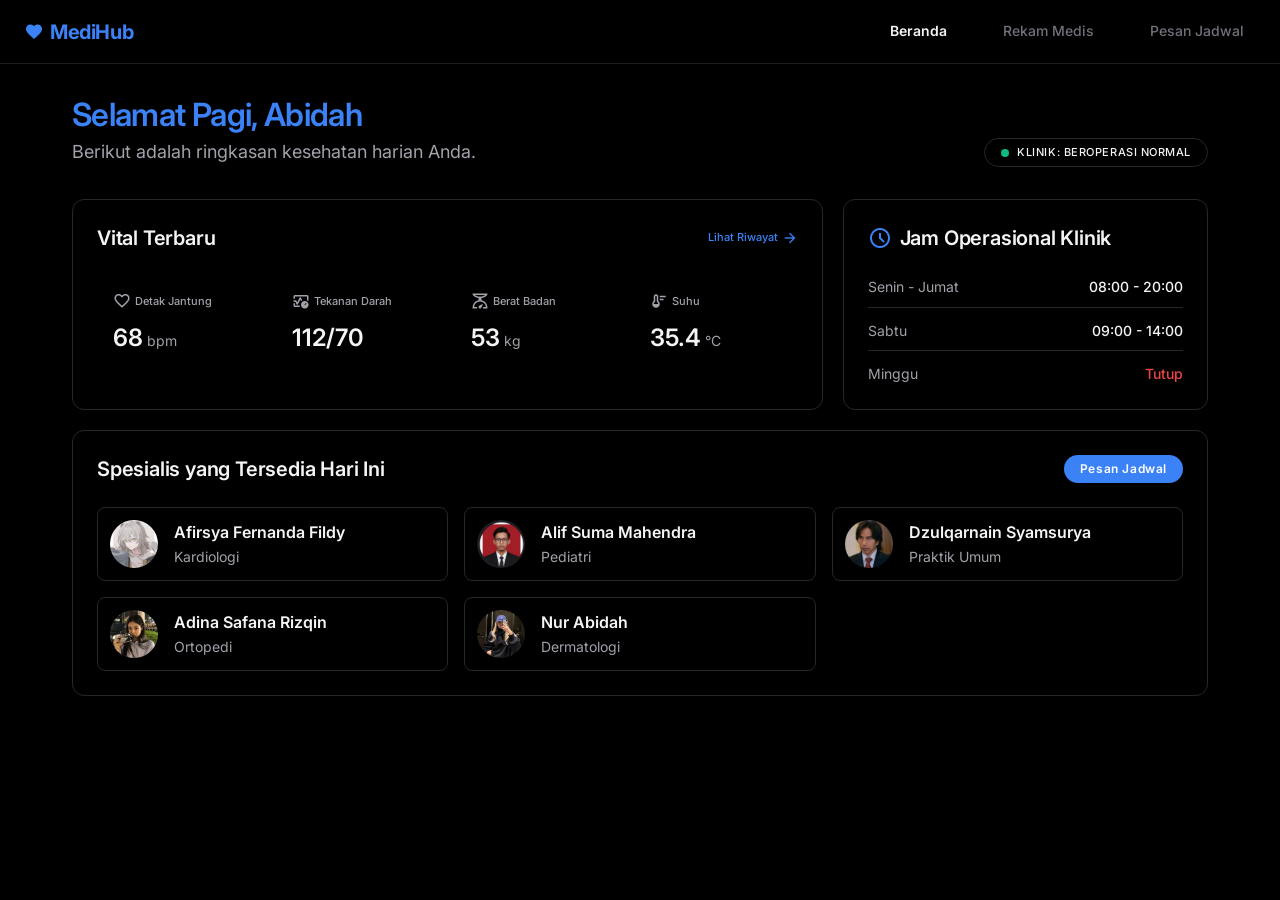
<file: dashboard-Abidah.html>
<!DOCTYPE html>
<html lang="en">
<head>
    <meta charset="utf-8"/>
    <meta name="viewport" content="width=device-width, initial-scale=1.0"/>
    <title>MediHub - Dashboard Abidah</title>
    <link href="https://fonts.googleapis.com" rel="preconnect"/>
    <link crossorigin="" href="https://fonts.gstatic.com" rel="preconnect"/>
    <link href="https://fonts.googleapis.com/css2?family=Inter:wght@400;500;600;700&display=swap" rel="stylesheet"/>
    <link href="https://fonts.googleapis.com/css2?family=Material+Symbols+Outlined:wght,FILL@100..700,0..1&display=swap" rel="stylesheet"/>
    <link rel="stylesheet" href="style.css"/>
</head>
<body>

<!-- ===== Desktop Navbar ===== -->
<nav class="top-nav">
    <a class="top-nav__brand" href="index.html"><span class="material-symbols-outlined" style="font-size:20px;font-variation-settings:'FILL' 1;">favorite</span>MediHub</a>
    <div class="top-nav__links">
        <a class="top-nav__link top-nav__link--active" href="index.html">Beranda</a>
        <a class="top-nav__link" href="records.html">Rekam Medis</a>
        <a class="top-nav__link" href="booking.html">Pesan Jadwal</a>
    </div>
</nav>

<!-- ===== Main Content ===== -->
<main class="container">

    <!-- Hero Section -->
    <header class="hero-header">
        <div>
            <h1 class="t-h1">Selamat Pagi, Abidah</h1>
            <p class="t-body-lg color-secondary">Berikut adalah ringkasan kesehatan harian Anda.</p>
        </div>
        <div class="status-badge">
            <div class="dot dot--green"></div>
            <span class="t-label-sm color-on-surface" style="text-transform:uppercase; letter-spacing:0.05em;">Klinik: Beroperasi Normal</span>
        </div>
    </header>

    <!-- Bento Grid -->
    <div class="bento">

        <!-- Health Stats (8 cols) -->
        <div class="card bento--col-8">
            <div class="card__header">
                <h2 class="t-h3 color-on-surface">Vital Terbaru</h2>
                <a href="records.html" class="btn-link">
                    Lihat Riwayat <span class="material-symbols-outlined">arrow_forward</span>
                </a>
            </div>
            <div class="vitals-grid">
                <div class="vital-tile">
                    <div class="vital-tile__label">
                        <span class="material-symbols-outlined">favorite</span>
                        <span class="t-label-sm">Detak Jantung</span>
                    </div>
                    <div class="vital-tile__value">
                        <span class="vital-tile__num">68</span>
                        <span class="vital-tile__unit">bpm</span>
                    </div>
                </div>
                <div class="vital-tile">
                    <div class="vital-tile__label">
                        <span class="material-symbols-outlined">blood_pressure</span>
                        <span class="t-label-sm">Tekanan Darah</span>
                    </div>
                    <div class="vital-tile__value">
                        <span class="vital-tile__num">112/70</span>
                    </div>
                </div>
                <div class="vital-tile">
                    <div class="vital-tile__label">
                        <span class="material-symbols-outlined">scale</span>
                        <span class="t-label-sm">Berat Badan</span>
                    </div>
                    <div class="vital-tile__value">
                        <span class="vital-tile__num">53</span>
                        <span class="vital-tile__unit">kg</span>
                    </div>
                </div>
                <div class="vital-tile">
                    <div class="vital-tile__label">
                        <span class="material-symbols-outlined">thermostat</span>
                        <span class="t-label-sm">Suhu</span>
                    </div>
                    <div class="vital-tile__value">
                        <span class="vital-tile__num">35.4</span>
                        <span class="vital-tile__unit">°C</span>
                    </div>
                </div>
            </div>
        </div>

        <!-- Operational Hours (4 cols) -->
        <div class="card bento--col-4">
            <div style="display:flex; align-items:center; gap:8px; margin-bottom:24px;">
                <span class="material-symbols-outlined color-primary">schedule</span>
                <h2 class="t-h3 color-on-surface" style="margin:0;">Jam Operasional Klinik</h2>
            </div>
            <ul class="hours-list">
                <li>
                    <span class="hours-list__day">Senin - Jumat</span>
                    <span class="hours-list__time">08:00 - 20:00</span>
                </li>
                <li>
                    <span class="hours-list__day">Sabtu</span>
                    <span class="hours-list__time">09:00 - 14:00</span>
                </li>
                <li>
                    <span class="hours-list__day">Minggu</span>
                    <span class="hours-list__closed">Tutup</span>
                </li>
            </ul>
        </div>

        <!-- On-Duty Doctors (12 cols) -->
        <div class="card bento--col-12">
            <div class="card__header">
                <h2 class="t-h3 color-on-surface">Spesialis yang Tersedia Hari Ini</h2>
                <a href="booking.html" class="btn btn--primary">Pesan Jadwal</a>
            </div>
            <div class="doctors-grid">
                <div class="doctor-card">
                    <div class="doctor-card__avatar">
                        <img alt="Dr. Afirsya" src="afirsya.png"/>
                    </div>
                    <div class="flex-col">
                        <span class="doctor-card__name">Afirsya Fernanda Fildy</span>
                        <span class="doctor-card__spec">Kardiologi</span>
                    </div>
                </div>
                <div class="doctor-card">
                    <div class="doctor-card__avatar">
                        <img alt="Dr. Alif" src="alif.jpeg"/>
                    </div>
                    <div class="flex-col">
                        <span class="doctor-card__name">Alif Suma Mahendra</span>
                        <span class="doctor-card__spec">Pediatri</span>
                    </div>
                </div>
                <div class="doctor-card">
                    <div class="doctor-card__avatar">
                        <img alt="Dr. Dzul" src="dzul.png"/>
                    </div>
                    <div class="flex-col">
                        <span class="doctor-card__name">Dzulqarnain Syamsurya</span>
                        <span class="doctor-card__spec">Praktik Umum</span>
                    </div>
                </div>
                <div class="doctor-card">
                    <div class="doctor-card__avatar">
                        <img alt="Dr. Adina" src="adina.jpeg"/>
                    </div>
                    <div class="flex-col">
                        <span class="doctor-card__name">Adina Safana Rizqin</span>
                        <span class="doctor-card__spec">Ortopedi</span>
                    </div>
                </div>
                <div class="doctor-card">
                    <div class="doctor-card__avatar">
                        <img alt="Dr. Abidah" src="abidah.jpeg"/>
                    </div>
                    <div class="flex-col">
                        <span class="doctor-card__name">Nur Abidah</span>
                        <span class="doctor-card__spec">Dermatologi</span>
                    </div>
                </div>
            </div>
        </div>

    </div>
</main>

<!-- ===== Mobile Bottom Nav ===== -->
<nav class="bottom-nav">
    <a class="bottom-nav__link bottom-nav__link--active" href="index.html">
        <span class="material-symbols-outlined" style="font-variation-settings:'FILL' 1;">home</span>
        <span class="bottom-nav__label">Beranda</span>
    </a>
    <a class="bottom-nav__link" href="records.html">
        <span class="material-symbols-outlined">folder_shared</span>
        <span class="bottom-nav__label">Rekam Medis</span>
    </a>
    <a class="bottom-nav__link" href="booking.html">
        <span class="material-symbols-outlined">event</span>
        <span class="bottom-nav__label">Pesan Jadwal</span>
    </a>
</nav>
</body>
</html>
</file>
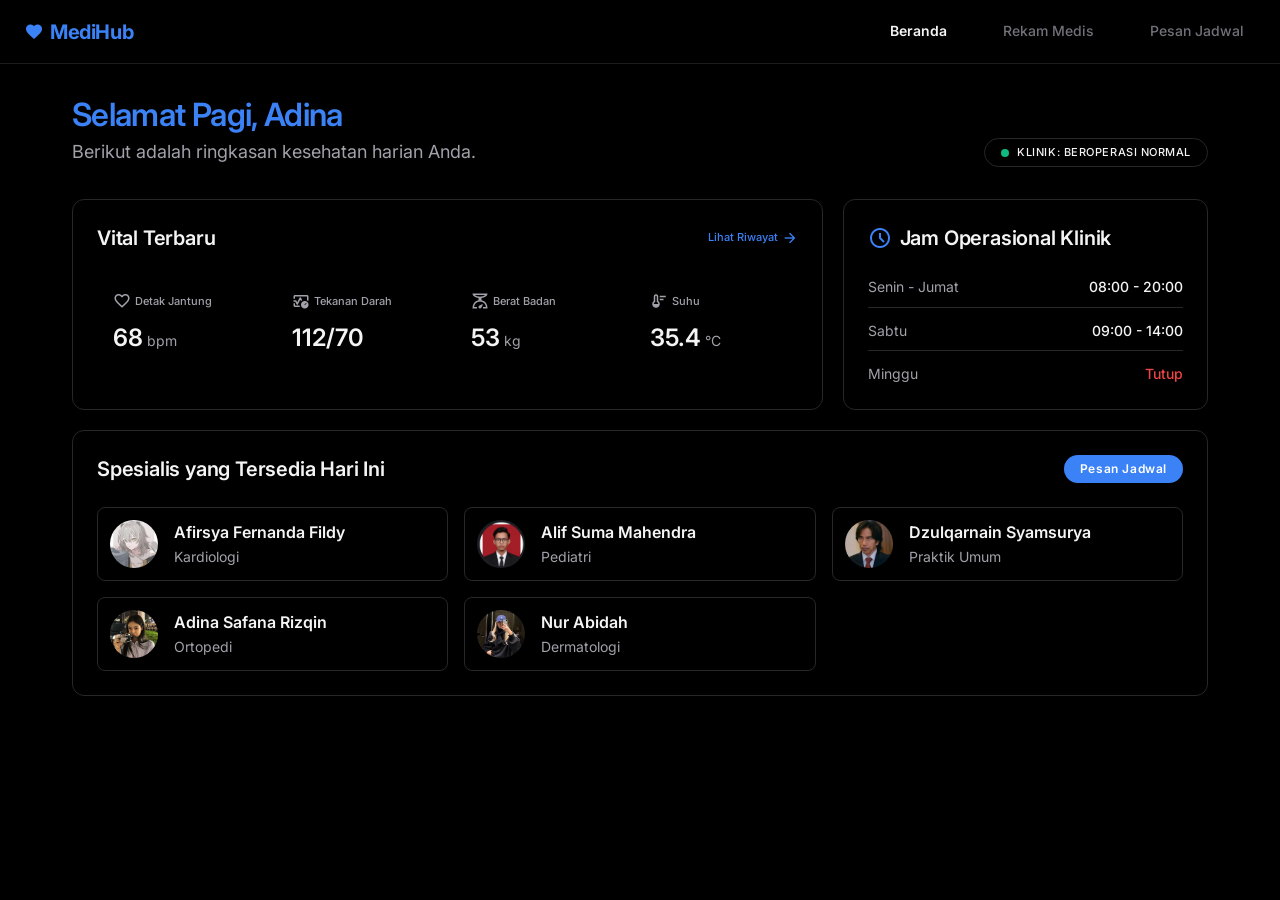
<file: dashboard-Adina.html>
<!DOCTYPE html>
<html lang="en">
<head>
    <meta charset="utf-8"/>
    <meta name="viewport" content="width=device-width, initial-scale=1.0"/>
    <title>MediHub - Dashboard Adina</title>
    <link href="https://fonts.googleapis.com" rel="preconnect"/>
    <link crossorigin="" href="https://fonts.gstatic.com" rel="preconnect"/>
    <link href="https://fonts.googleapis.com/css2?family=Inter:wght@400;500;600;700&display=swap" rel="stylesheet"/>
    <link href="https://fonts.googleapis.com/css2?family=Material+Symbols+Outlined:wght,FILL@100..700,0..1&display=swap" rel="stylesheet"/>
    <link rel="stylesheet" href="style.css"/>
</head>
<body>

<!-- ===== Desktop Navbar ===== -->
<nav class="top-nav">
    <a class="top-nav__brand" href="index.html"><span class="material-symbols-outlined" style="font-size:20px;font-variation-settings:'FILL' 1;">favorite</span>MediHub</a>
    <div class="top-nav__links">
        <a class="top-nav__link top-nav__link--active" href="index.html">Beranda</a>
        <a class="top-nav__link" href="records.html">Rekam Medis</a>
        <a class="top-nav__link" href="booking.html">Pesan Jadwal</a>
    </div>
</nav>

<!-- ===== Main Content ===== -->
<main class="container">

    <!-- Hero Section -->
    <header class="hero-header">
        <div>
            <h1 class="t-h1">Selamat Pagi, Adina</h1>
            <p class="t-body-lg color-secondary">Berikut adalah ringkasan kesehatan harian Anda.</p>
        </div>
        <div class="status-badge">
            <div class="dot dot--green"></div>
            <span class="t-label-sm color-on-surface" style="text-transform:uppercase; letter-spacing:0.05em;">Klinik: Beroperasi Normal</span>
        </div>
    </header>

    <!-- Bento Grid -->
    <div class="bento">

        <!-- Health Stats (8 cols) -->
        <div class="card bento--col-8">
            <div class="card__header">
                <h2 class="t-h3 color-on-surface">Vital Terbaru</h2>
                <a href="records.html" class="btn-link">
                    Lihat Riwayat <span class="material-symbols-outlined">arrow_forward</span>
                </a>
            </div>
            <div class="vitals-grid">
                <div class="vital-tile">
                    <div class="vital-tile__label">
                        <span class="material-symbols-outlined">favorite</span>
                        <span class="t-label-sm">Detak Jantung</span>
                    </div>
                    <div class="vital-tile__value">
                        <span class="vital-tile__num">68</span>
                        <span class="vital-tile__unit">bpm</span>
                    </div>
                </div>
                <div class="vital-tile">
                    <div class="vital-tile__label">
                        <span class="material-symbols-outlined">blood_pressure</span>
                        <span class="t-label-sm">Tekanan Darah</span>
                    </div>
                    <div class="vital-tile__value">
                        <span class="vital-tile__num">112/70</span>
                    </div>
                </div>
                <div class="vital-tile">
                    <div class="vital-tile__label">
                        <span class="material-symbols-outlined">scale</span>
                        <span class="t-label-sm">Berat Badan</span>
                    </div>
                    <div class="vital-tile__value">
                        <span class="vital-tile__num">53</span>
                        <span class="vital-tile__unit">kg</span>
                    </div>
                </div>
                <div class="vital-tile">
                    <div class="vital-tile__label">
                        <span class="material-symbols-outlined">thermostat</span>
                        <span class="t-label-sm">Suhu</span>
                    </div>
                    <div class="vital-tile__value">
                        <span class="vital-tile__num">35.4</span>
                        <span class="vital-tile__unit">°C</span>
                    </div>
                </div>
            </div>
        </div>

        <!-- Operational Hours (4 cols) -->
        <div class="card bento--col-4">
            <div style="display:flex; align-items:center; gap:8px; margin-bottom:24px;">
                <span class="material-symbols-outlined color-primary">schedule</span>
                <h2 class="t-h3 color-on-surface" style="margin:0;">Jam Operasional Klinik</h2>
            </div>
            <ul class="hours-list">
                <li>
                    <span class="hours-list__day">Senin - Jumat</span>
                    <span class="hours-list__time">08:00 - 20:00</span>
                </li>
                <li>
                    <span class="hours-list__day">Sabtu</span>
                    <span class="hours-list__time">09:00 - 14:00</span>
                </li>
                <li>
                    <span class="hours-list__day">Minggu</span>
                    <span class="hours-list__closed">Tutup</span>
                </li>
            </ul>
        </div>

        <!-- On-Duty Doctors (12 cols) -->
        <div class="card bento--col-12">
            <div class="card__header">
                <h2 class="t-h3 color-on-surface">Spesialis yang Tersedia Hari Ini</h2>
                <a href="booking.html" class="btn btn--primary">Pesan Jadwal</a>
            </div>
            <div class="doctors-grid">
                <div class="doctor-card">
                    <div class="doctor-card__avatar">
                        <img alt="Dr. Afirsya" src="afirsya.png"/>
                    </div>
                    <div class="flex-col">
                        <span class="doctor-card__name">Afirsya Fernanda Fildy</span>
                        <span class="doctor-card__spec">Kardiologi</span>
                    </div>
                </div>
                <div class="doctor-card">
                    <div class="doctor-card__avatar">
                        <img alt="Dr. Alif" src="alif.jpeg"/>
                    </div>
                    <div class="flex-col">
                        <span class="doctor-card__name">Alif Suma Mahendra</span>
                        <span class="doctor-card__spec">Pediatri</span>
                    </div>
                </div>
                <div class="doctor-card">
                    <div class="doctor-card__avatar">
                        <img alt="Dr. Dzul" src="dzul.png"/>
                    </div>
                    <div class="flex-col">
                        <span class="doctor-card__name">Dzulqarnain Syamsurya</span>
                        <span class="doctor-card__spec">Praktik Umum</span>
                    </div>
                </div>
                <div class="doctor-card">
                    <div class="doctor-card__avatar">
                        <img alt="Dr. Adina" src="adina.jpeg"/>
                    </div>
                    <div class="flex-col">
                        <span class="doctor-card__name">Adina Safana Rizqin</span>
                        <span class="doctor-card__spec">Ortopedi</span>
                    </div>
                </div>
                <div class="doctor-card">
                    <div class="doctor-card__avatar">
                        <img alt="Dr. Abidah" src="abidah.jpeg"/>
                    </div>
                    <div class="flex-col">
                        <span class="doctor-card__name">Nur Abidah</span>
                        <span class="doctor-card__spec">Dermatologi</span>
                    </div>
                </div>
            </div>
        </div>

    </div>
</main>

<!-- ===== Mobile Bottom Nav ===== -->
<nav class="bottom-nav">
    <a class="bottom-nav__link bottom-nav__link--active" href="index.html">
        <span class="material-symbols-outlined" style="font-variation-settings:'FILL' 1;">home</span>
        <span class="bottom-nav__label">Beranda</span>
    </a>
    <a class="bottom-nav__link" href="records.html">
        <span class="material-symbols-outlined">folder_shared</span>
        <span class="bottom-nav__label">Rekam Medis</span>
    </a>
    <a class="bottom-nav__link" href="booking.html">
        <span class="material-symbols-outlined">event</span>
        <span class="bottom-nav__label">Pesan Jadwal</span>
    </a>
</nav>
</body>
</html>
</file>
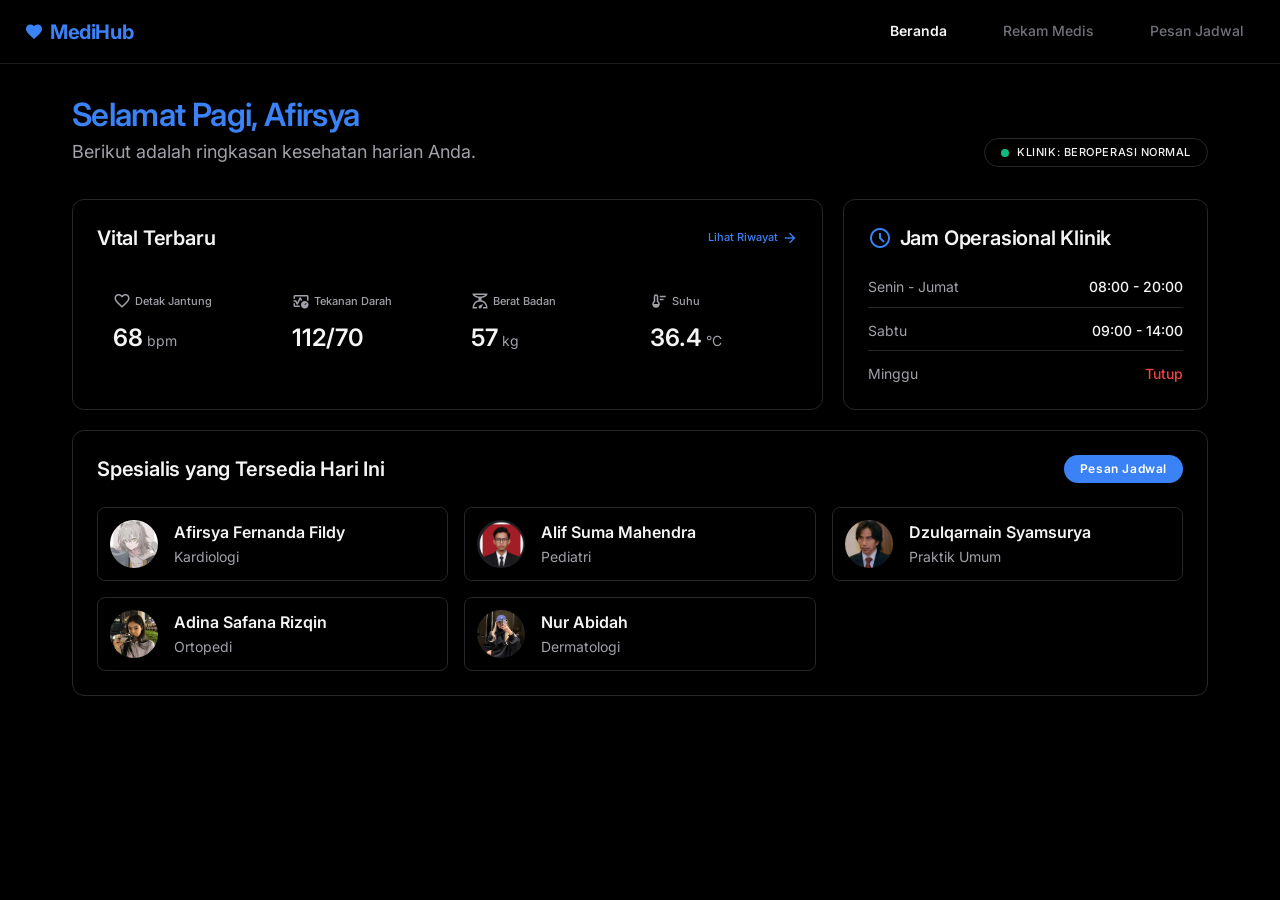
<file: dashboard-Afirsya.html>
<!DOCTYPE html>
<html lang="en">
<head>
    <meta charset="utf-8"/>
    <meta name="viewport" content="width=device-width, initial-scale=1.0"/>
    <title>MediHub - Dashboard Afirsya</title>
    <link href="https://fonts.googleapis.com" rel="preconnect"/>
    <link crossorigin="" href="https://fonts.gstatic.com" rel="preconnect"/>
    <link href="https://fonts.googleapis.com/css2?family=Inter:wght@400;500;600;700&display=swap" rel="stylesheet"/>
    <link href="https://fonts.googleapis.com/css2?family=Material+Symbols+Outlined:wght,FILL@100..700,0..1&display=swap" rel="stylesheet"/>
    <link rel="stylesheet" href="style.css"/>
</head>
<body>

<!-- ===== Desktop Navbar ===== -->
<nav class="top-nav">
    <a class="top-nav__brand" href="index.html"><span class="material-symbols-outlined" style="font-size:20px;font-variation-settings:'FILL' 1;">favorite</span>MediHub</a>
    <div class="top-nav__links">
        <a class="top-nav__link top-nav__link--active" href="index.html">Beranda</a>
        <a class="top-nav__link" href="records.html">Rekam Medis</a>
        <a class="top-nav__link" href="booking.html">Pesan Jadwal</a>
    </div>
</nav>

<!-- ===== Main Content ===== -->
<main class="container">

    <!-- Hero Section -->
    <header class="hero-header">
        <div>
            <h1 class="t-h1">Selamat Pagi, Afirsya</h1>
            <p class="t-body-lg color-secondary">Berikut adalah ringkasan kesehatan harian Anda.</p>
        </div>
        <div class="status-badge">
            <div class="dot dot--green"></div>
            <span class="t-label-sm color-on-surface" style="text-transform:uppercase; letter-spacing:0.05em;">Klinik: Beroperasi Normal</span>
        </div>
    </header>

    <!-- Bento Grid -->
    <div class="bento">

        <!-- Health Stats (8 cols) -->
        <div class="card bento--col-8">
            <div class="card__header">
                <h2 class="t-h3 color-on-surface">Vital Terbaru</h2>
                <a href="records.html" class="btn-link">
                    Lihat Riwayat <span class="material-symbols-outlined">arrow_forward</span>
                </a>
            </div>
            <div class="vitals-grid">
                <div class="vital-tile">
                    <div class="vital-tile__label">
                        <span class="material-symbols-outlined">favorite</span>
                        <span class="t-label-sm">Detak Jantung</span>
                    </div>
                    <div class="vital-tile__value">
                        <span class="vital-tile__num">68</span>
                        <span class="vital-tile__unit">bpm</span>
                    </div>
                </div>
                <div class="vital-tile">
                    <div class="vital-tile__label">
                        <span class="material-symbols-outlined">blood_pressure</span>
                        <span class="t-label-sm">Tekanan Darah</span>
                    </div>
                    <div class="vital-tile__value">
                        <span class="vital-tile__num">112/70</span>
                    </div>
                </div>
                <div class="vital-tile">
                    <div class="vital-tile__label">
                        <span class="material-symbols-outlined">scale</span>
                        <span class="t-label-sm">Berat Badan</span>
                    </div>
                    <div class="vital-tile__value">
                        <span class="vital-tile__num">57</span>
                        <span class="vital-tile__unit">kg</span>
                    </div>
                </div>
                <div class="vital-tile">
                    <div class="vital-tile__label">
                        <span class="material-symbols-outlined">thermostat</span>
                        <span class="t-label-sm">Suhu</span>
                    </div>
                    <div class="vital-tile__value">
                        <span class="vital-tile__num">36.4</span>
                        <span class="vital-tile__unit">°C</span>
                    </div>
                </div>
            </div>
        </div>

        <!-- Operational Hours (4 cols) -->
        <div class="card bento--col-4">
            <div style="display:flex; align-items:center; gap:8px; margin-bottom:24px;">
                <span class="material-symbols-outlined color-primary">schedule</span>
                <h2 class="t-h3 color-on-surface" style="margin:0;">Jam Operasional Klinik</h2>
            </div>
            <ul class="hours-list">
                <li>
                    <span class="hours-list__day">Senin - Jumat</span>
                    <span class="hours-list__time">08:00 - 20:00</span>
                </li>
                <li>
                    <span class="hours-list__day">Sabtu</span>
                    <span class="hours-list__time">09:00 - 14:00</span>
                </li>
                <li>
                    <span class="hours-list__day">Minggu</span>
                    <span class="hours-list__closed">Tutup</span>
                </li>
            </ul>
        </div>

        <!-- On-Duty Doctors (12 cols) -->
        <div class="card bento--col-12">
            <div class="card__header">
                <h2 class="t-h3 color-on-surface">Spesialis yang Tersedia Hari Ini</h2>
                <a href="booking.html" class="btn btn--primary">Pesan Jadwal</a>
            </div>
            <div class="doctors-grid">
                <div class="doctor-card">
                    <div class="doctor-card__avatar">
                        <img alt="Dr. Afirsya" src="afirsya.png"/>
                    </div>
                    <div class="flex-col">
                        <span class="doctor-card__name">Afirsya Fernanda Fildy</span>
                        <span class="doctor-card__spec">Kardiologi</span>
                    </div>
                </div>
                <div class="doctor-card">
                    <div class="doctor-card__avatar">
                        <img alt="Dr. Alif" src="alif.jpeg"/>
                    </div>
                    <div class="flex-col">
                        <span class="doctor-card__name">Alif Suma Mahendra</span>
                        <span class="doctor-card__spec">Pediatri</span>
                    </div>
                </div>
                <div class="doctor-card">
                    <div class="doctor-card__avatar">
                        <img alt="Dr. Dzul" src="dzul.png"/>
                    </div>
                    <div class="flex-col">
                        <span class="doctor-card__name">Dzulqarnain Syamsurya</span>
                        <span class="doctor-card__spec">Praktik Umum</span>
                    </div>
                </div>
                <div class="doctor-card">
                    <div class="doctor-card__avatar">
                        <img alt="Dr. Adina" src="adina.jpeg"/>
                    </div>
                    <div class="flex-col">
                        <span class="doctor-card__name">Adina Safana Rizqin</span>
                        <span class="doctor-card__spec">Ortopedi</span>
                    </div>
                </div>
                <div class="doctor-card">
                    <div class="doctor-card__avatar">
                        <img alt="Dr. Abidah" src="abidah.jpeg"/>
                    </div>
                    <div class="flex-col">
                        <span class="doctor-card__name">Nur Abidah</span>
                        <span class="doctor-card__spec">Dermatologi</span>
                    </div>
                </div>
            </div>
        </div>

    </div>
</main>

<!-- ===== Mobile Bottom Nav ===== -->
<nav class="bottom-nav">
    <a class="bottom-nav__link bottom-nav__link--active" href="index.html">
        <span class="material-symbols-outlined" style="font-variation-settings:'FILL' 1;">home</span>
        <span class="bottom-nav__label">Beranda</span>
    </a>
    <a class="bottom-nav__link" href="records.html">
        <span class="material-symbols-outlined">folder_shared</span>
        <span class="bottom-nav__label">Rekam Medis</span>
    </a>
    <a class="bottom-nav__link" href="booking.html">
        <span class="material-symbols-outlined">event</span>
        <span class="bottom-nav__label">Pesan Jadwal</span>
    </a>
</nav>
</body>
</html>
</file>
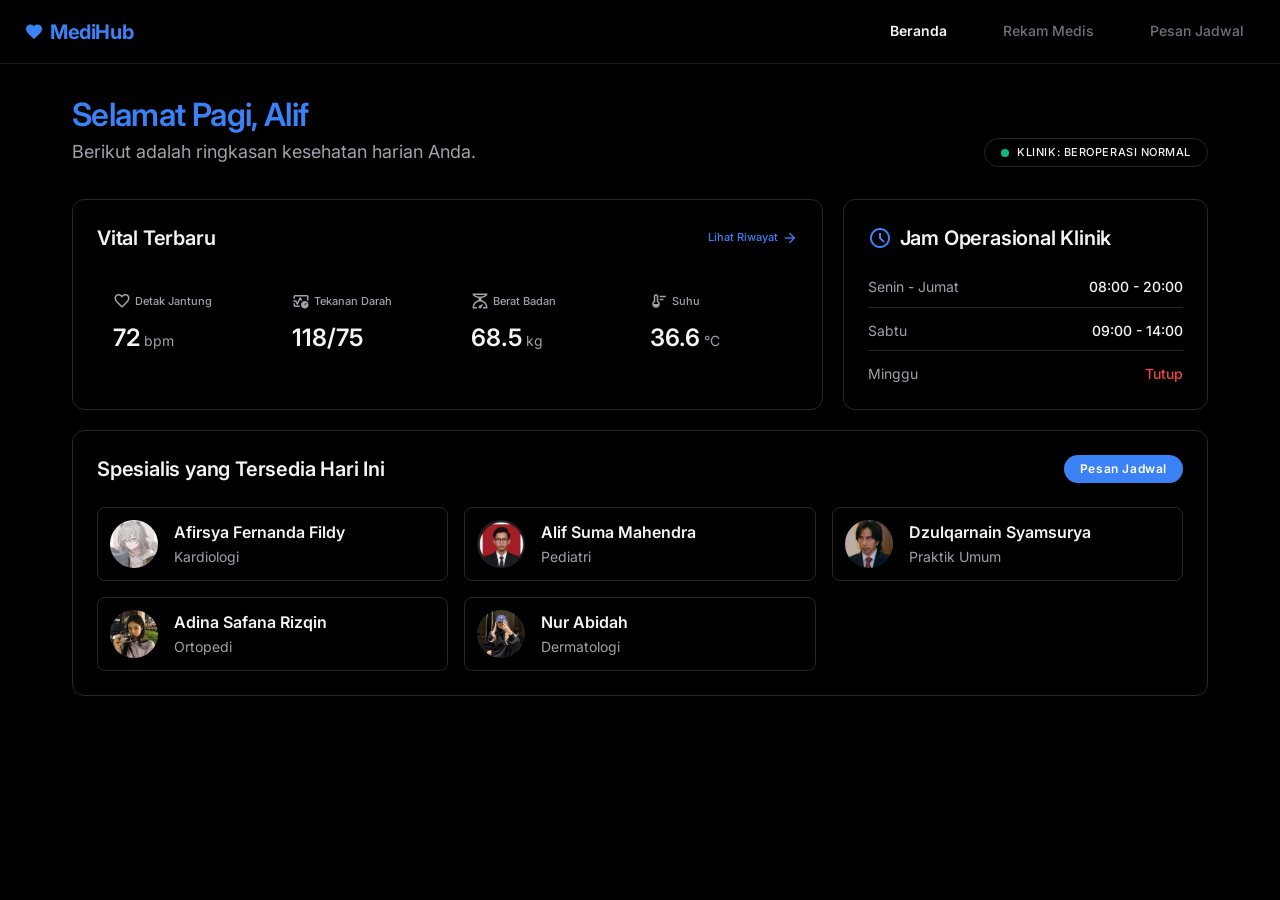
<file: dashboard-alif.html>
<!DOCTYPE html>
<html lang="en">
<head>
    <meta charset="utf-8"/>
    <meta name="viewport" content="width=device-width, initial-scale=1.0"/>
    <title>MediHub - Dashboard Alif</title>
    <link href="https://fonts.googleapis.com" rel="preconnect"/>
    <link crossorigin="" href="https://fonts.gstatic.com" rel="preconnect"/>
    <link href="https://fonts.googleapis.com/css2?family=Inter:wght@400;500;600;700&display=swap" rel="stylesheet"/>
    <link href="https://fonts.googleapis.com/css2?family=Material+Symbols+Outlined:wght,FILL@100..700,0..1&display=swap" rel="stylesheet"/>
    <link rel="stylesheet" href="style.css"/>
</head>
<body>

<!-- ===== Desktop Navbar ===== -->
<nav class="top-nav">
    <a class="top-nav__brand" href="index.html"><span class="material-symbols-outlined" style="font-size:20px;font-variation-settings:'FILL' 1;">favorite</span>MediHub</a>
    <div class="top-nav__links">
        <a class="top-nav__link top-nav__link--active" href="#">Beranda</a>
        <a class="top-nav__link" href="records.html">Rekam Medis</a>
        <a class="top-nav__link" href="booking.html">Pesan Jadwal</a>
    </div>
</nav>

<!-- ===== Main Content ===== -->
<main class="container">

    <!-- Hero Section -->
    <header class="hero-header">
        <div>
            <h1 class="t-h1">Selamat Pagi, Alif</h1>
            <p class="t-body-lg color-secondary">Berikut adalah ringkasan kesehatan harian Anda.</p>
        </div>
        <div class="status-badge">
            <div class="dot dot--green"></div>
            <span class="t-label-sm color-on-surface" style="text-transform:uppercase; letter-spacing:0.05em;">Klinik: Beroperasi Normal</span>
        </div>
    </header>

    <!-- Bento Grid -->
    <div class="bento">

        <!-- Health Stats (8 cols) -->
        <div class="card bento--col-8">
            <div class="card__header">
                <h2 class="t-h3 color-on-surface">Vital Terbaru</h2>
                <a href="records.html" class="btn-link">
                    Lihat Riwayat <span class="material-symbols-outlined">arrow_forward</span>
                </a>
            </div>
            <div class="vitals-grid">
                <div class="vital-tile">
                    <div class="vital-tile__label">
                        <span class="material-symbols-outlined">favorite</span>
                        <span class="t-label-sm">Detak Jantung</span>
                    </div>
                    <div class="vital-tile__value">
                        <span class="vital-tile__num">72</span>
                        <span class="vital-tile__unit">bpm</span>
                    </div>
                </div>
                <div class="vital-tile">
                    <div class="vital-tile__label">
                        <span class="material-symbols-outlined">blood_pressure</span>
                        <span class="t-label-sm">Tekanan Darah</span>
                    </div>
                    <div class="vital-tile__value">
                        <span class="vital-tile__num">118/75</span>
                    </div>
                </div>
                <div class="vital-tile">
                    <div class="vital-tile__label">
                        <span class="material-symbols-outlined">scale</span>
                        <span class="t-label-sm">Berat Badan</span>
                    </div>
                    <div class="vital-tile__value">
                        <span class="vital-tile__num">68.5</span>
                        <span class="vital-tile__unit">kg</span>
                    </div>
                </div>
                <div class="vital-tile">
                    <div class="vital-tile__label">
                        <span class="material-symbols-outlined">thermostat</span>
                        <span class="t-label-sm">Suhu</span>
                    </div>
                    <div class="vital-tile__value">
                        <span class="vital-tile__num">36.6</span>
                        <span class="vital-tile__unit">°C</span>
                    </div>
                </div>
            </div>
        </div>

        <!-- Operational Hours (4 cols) -->
        <div class="card bento--col-4">
            <div style="display:flex; align-items:center; gap:8px; margin-bottom:24px;">
                <span class="material-symbols-outlined color-primary">schedule</span>
                <h2 class="t-h3 color-on-surface" style="margin:0;">Jam Operasional Klinik</h2>
            </div>
            <ul class="hours-list">
                <li>
                    <span class="hours-list__day">Senin - Jumat</span>
                    <span class="hours-list__time">08:00 - 20:00</span>
                </li>
                <li>
                    <span class="hours-list__day">Sabtu</span>
                    <span class="hours-list__time">09:00 - 14:00</span>
                </li>
                <li>
                    <span class="hours-list__day">Minggu</span>
                    <span class="hours-list__closed">Tutup</span>
                </li>
            </ul>
        </div>

        <!-- On-Duty Doctors (12 cols) -->
        <div class="card bento--col-12">
            <div class="card__header">
                <h2 class="t-h3 color-on-surface">Spesialis yang Tersedia Hari Ini</h2>
                <a href="booking.html" class="btn btn--primary">Pesan Jadwal</a>
            </div>
            <div class="doctors-grid">
                <div class="doctor-card">
                    <div class="doctor-card__avatar">
                        <img alt="Dr. Afirsya" src="afirsya.png"/>
                    </div>
                    <div class="flex-col">
                        <span class="doctor-card__name">Afirsya Fernanda Fildy</span>
                        <span class="doctor-card__spec">Kardiologi</span>
                    </div>
                </div>
                <div class="doctor-card">
                    <div class="doctor-card__avatar">
                        <img alt="Dr. Alif" src="alif.jpeg"/>
                    </div>
                    <div class="flex-col">
                        <span class="doctor-card__name">Alif Suma Mahendra</span>
                        <span class="doctor-card__spec">Pediatri</span>
                    </div>
                </div>
                <div class="doctor-card">
                    <div class="doctor-card__avatar">
                        <img alt="Dr. Dzul" src="dzul.png"/>
                    </div>
                    <div class="flex-col">
                        <span class="doctor-card__name">Dzulqarnain Syamsurya</span>
                        <span class="doctor-card__spec">Praktik Umum</span>
                    </div>
                </div>
                <div class="doctor-card">
                    <div class="doctor-card__avatar">
                        <img alt="Dr. Adina" src="adina.jpeg"/>
                    </div>
                    <div class="flex-col">
                        <span class="doctor-card__name">Adina Safana Rizqin</span>
                        <span class="doctor-card__spec">Ortopedi</span>
                    </div>
                </div>
                <div class="doctor-card">
                    <div class="doctor-card__avatar">
                        <img alt="Dr. Abidah" src="abidah.jpeg"/>
                    </div>
                    <div class="flex-col">
                        <span class="doctor-card__name">Nur Abidah</span>
                        <span class="doctor-card__spec">Dermatologi</span>
                    </div>
                </div>
            </div>
        </div>

    </div>
</main>

<!-- ===== Mobile Bottom Nav ===== -->
<nav class="bottom-nav">
    <a class="bottom-nav__link bottom-nav__link--active" href="index.html">
        <span class="material-symbols-outlined" style="font-variation-settings:'FILL' 1;">home</span>
        <span class="bottom-nav__label">Beranda</span>
    </a>
    <a class="bottom-nav__link" href="records.html">
        <span class="material-symbols-outlined">folder_shared</span>
        <span class="bottom-nav__label">Rekam Medis</span>
    </a>
    <a class="bottom-nav__link" href="booking.html">
        <span class="material-symbols-outlined">event</span>
        <span class="bottom-nav__label">Pesan Jadwal</span>
    </a>
</nav>

</body>
</html>
</file>
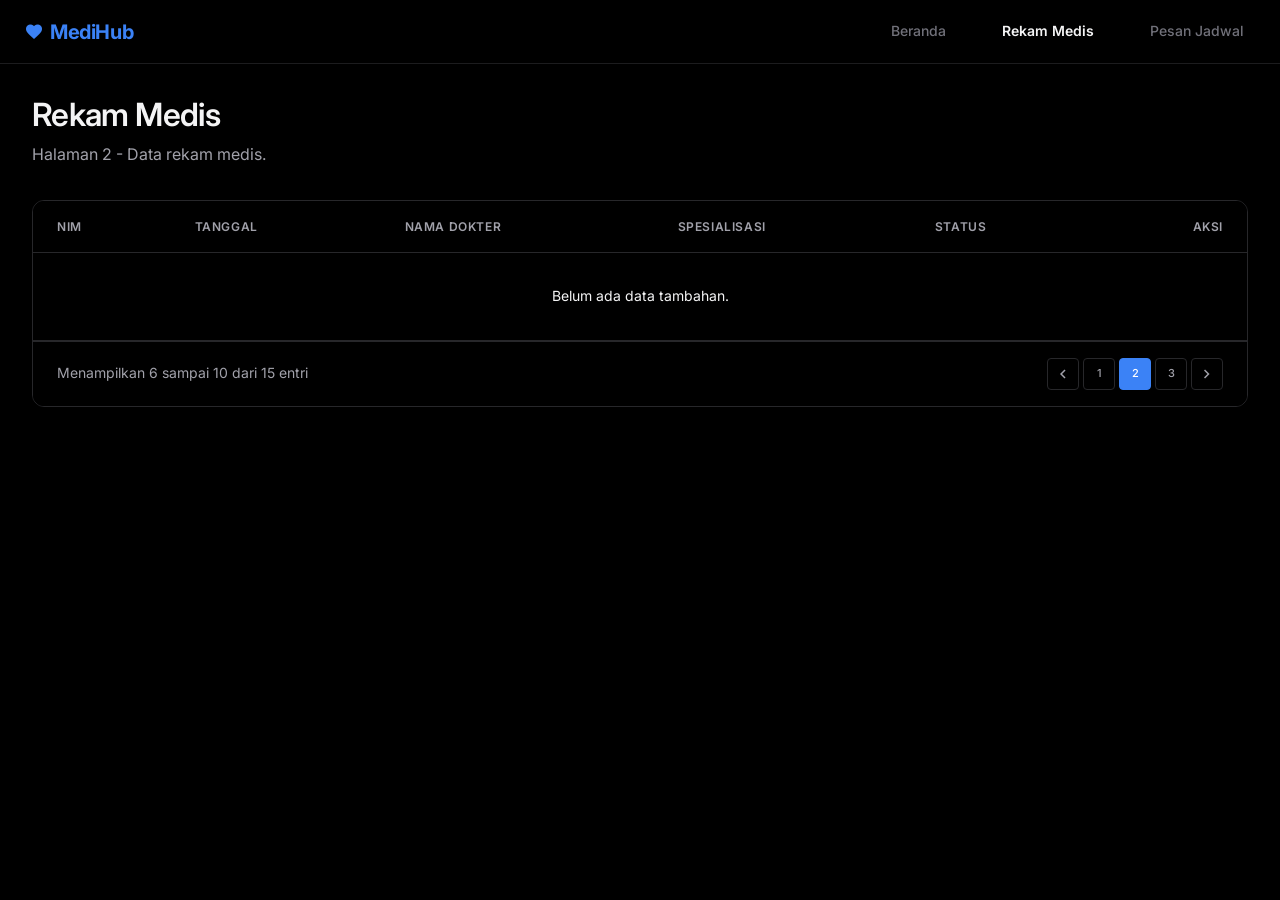
<file: records-2.html>
<!DOCTYPE html>
<html lang="en">
<head>
    <meta charset="utf-8"/>
    <meta name="viewport" content="width=device-width, initial-scale=1.0"/>
    <title>MediHub - Rekam Medis (Hal 2)</title>
    <link href="https://fonts.googleapis.com" rel="preconnect"/>
    <link crossorigin="" href="https://fonts.gstatic.com" rel="preconnect"/>
    <link href="https://fonts.googleapis.com/css2?family=Inter:wght@400;500;600;700&display=swap" rel="stylesheet"/>
    <link href="https://fonts.googleapis.com/css2?family=Material+Symbols+Outlined:wght,FILL@100..700,0..1&display=swap" rel="stylesheet"/>
    <link rel="stylesheet" href="style.css"/>
</head>
<body>
<nav class="top-nav">
    <a class="top-nav__brand" href="index.html"><span class="material-symbols-outlined" style="font-size:20px;font-variation-settings:'FILL' 1;">favorite</span>MediHub</a>
    <div class="top-nav__links">
        <a class="top-nav__link" href="index.html">Beranda</a>
        <a class="top-nav__link top-nav__link--active" href="records.html">Rekam Medis</a>
        <a class="top-nav__link" href="booking.html">Pesan Jadwal</a>
    </div>
</nav>
<main class="container-wide">
    <div class="records-header">
        <div>
            <h1 class="t-h1 color-on-surface">Rekam Medis</h1>
            <p class="t-body-md color-on-sv">Halaman 2 - Data rekam medis.</p>
        </div>
    </div>
    <div class="table-wrap">
        <div class="table-scroll">
            <table>
                <thead>
                    <tr>
                        <th>NIM</th><th>Tanggal</th><th>Nama Dokter</th><th>Spesialisasi</th><th>Status</th><th class="text-right">Aksi</th>
                    </tr>
                </thead>
                <tbody>
                    <tr>
                        <td colspan="6" style="text-align:center; padding:32px 16px; color:var(--on-sv);">Belum ada data tambahan.</td>
                    </tr>
                </tbody>
            </table>
        </div>
        <div class="table-footer">
            <span class="table-footer__info">Menampilkan 6 sampai 10 dari 15 entri</span>
            <div class="page-btns">
                <a href="records.html" class="page-btn"><span class="material-symbols-outlined">chevron_left</span></a>
                <a href="records.html" class="page-btn">1</a>
                <span class="page-btn page-btn--active">2</span>
                <a href="records-3.html" class="page-btn">3</a>
                <a href="records-3.html" class="page-btn"><span class="material-symbols-outlined">chevron_right</span></a>
            </div>
        </div>
    </div>
</main>
<nav class="bottom-nav">
    <a class="bottom-nav__link" href="index.html"><span class="material-symbols-outlined">home</span><span class="bottom-nav__label">Beranda</span></a>
    <a class="bottom-nav__link bottom-nav__link--active" href="records.html"><span class="material-symbols-outlined" style="font-variation-settings:'FILL' 1;">folder_shared</span><span class="bottom-nav__label">Rekam Medis</span></a>
    <a class="bottom-nav__link" href="booking.html"><span class="material-symbols-outlined">event</span><span class="bottom-nav__label">Pesan Jadwal</span></a>
</nav>
</body>
</html>
</file>
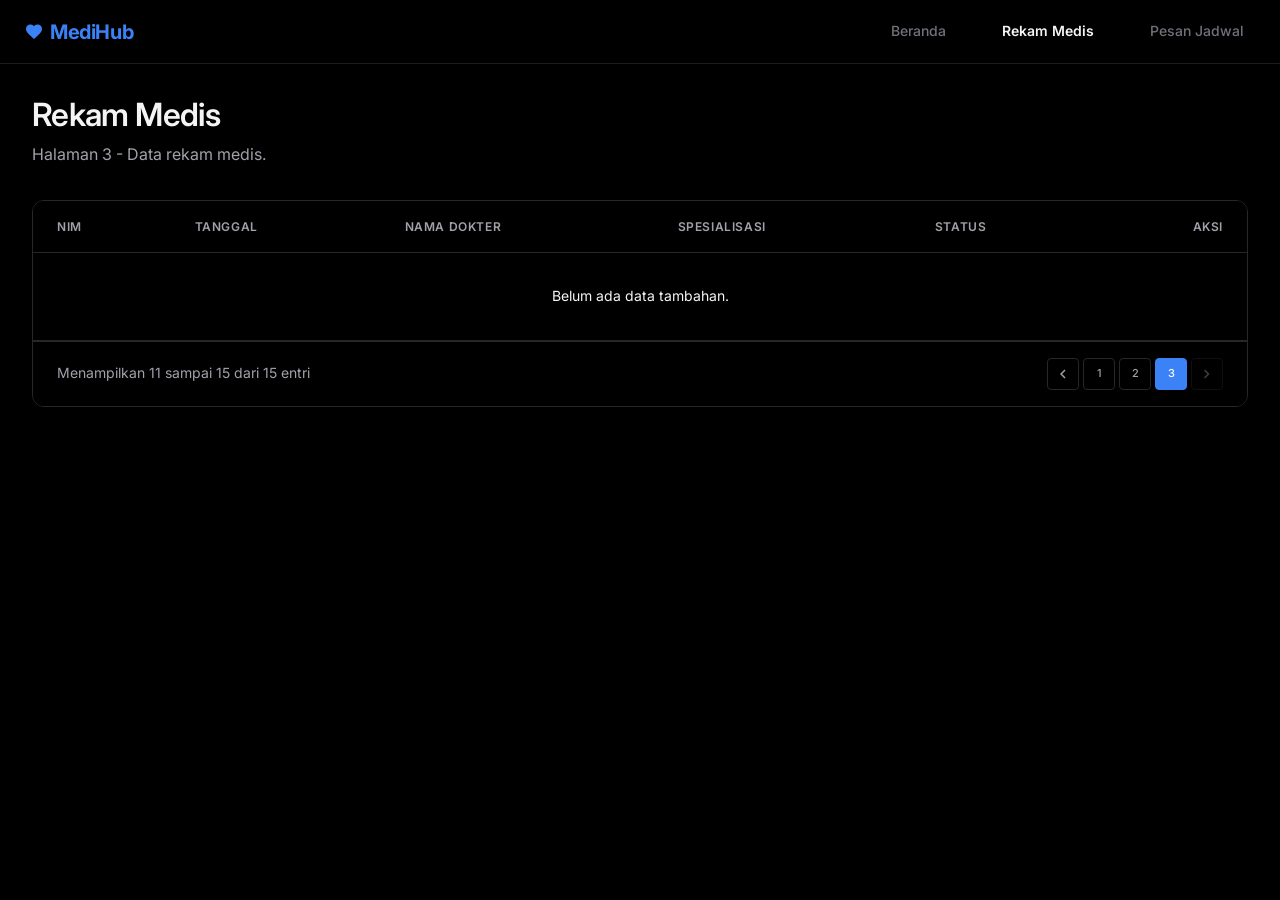
<file: records-3.html>
<!DOCTYPE html>
<html lang="en">
<head>
    <meta charset="utf-8"/>
    <meta name="viewport" content="width=device-width, initial-scale=1.0"/>
    <title>MediHub - Rekam Medis (Hal 3)</title>
    <link href="https://fonts.googleapis.com" rel="preconnect"/>
    <link crossorigin="" href="https://fonts.gstatic.com" rel="preconnect"/>
    <link href="https://fonts.googleapis.com/css2?family=Inter:wght@400;500;600;700&display=swap" rel="stylesheet"/>
    <link href="https://fonts.googleapis.com/css2?family=Material+Symbols+Outlined:wght,FILL@100..700,0..1&display=swap" rel="stylesheet"/>
    <link rel="stylesheet" href="style.css"/>
</head>
<body>
<nav class="top-nav">
    <a class="top-nav__brand" href="index.html"><span class="material-symbols-outlined" style="font-size:20px;font-variation-settings:'FILL' 1;">favorite</span>MediHub</a>
    <div class="top-nav__links">
        <a class="top-nav__link" href="index.html">Beranda</a>
        <a class="top-nav__link top-nav__link--active" href="records.html">Rekam Medis</a>
        <a class="top-nav__link" href="booking.html">Pesan Jadwal</a>
    </div>
</nav>
<main class="container-wide">
    <div class="records-header">
        <div>
            <h1 class="t-h1 color-on-surface">Rekam Medis</h1>
            <p class="t-body-md color-on-sv">Halaman 3 - Data rekam medis.</p>
        </div>
    </div>
    <div class="table-wrap">
        <div class="table-scroll">
            <table>
                <thead>
                    <tr>
                        <th>NIM</th><th>Tanggal</th><th>Nama Dokter</th><th>Spesialisasi</th><th>Status</th><th class="text-right">Aksi</th>
                    </tr>
                </thead>
                <tbody>
                    <tr>
                        <td colspan="6" style="text-align:center; padding:32px 16px; color:var(--on-sv);">Belum ada data tambahan.</td>
                    </tr>
                </tbody>
            </table>
        </div>
        <div class="table-footer">
            <span class="table-footer__info">Menampilkan 11 sampai 15 dari 15 entri</span>
            <div class="page-btns">
                <a href="records-2.html" class="page-btn"><span class="material-symbols-outlined">chevron_left</span></a>
                <a href="records.html" class="page-btn">1</a>
                <a href="records-2.html" class="page-btn">2</a>
                <span class="page-btn page-btn--active">3</span>
                <button class="page-btn" disabled><span class="material-symbols-outlined">chevron_right</span></button>
            </div>
        </div>
    </div>
</main>
<nav class="bottom-nav">
    <a class="bottom-nav__link" href="index.html"><span class="material-symbols-outlined">home</span><span class="bottom-nav__label">Beranda</span></a>
    <a class="bottom-nav__link bottom-nav__link--active" href="records.html"><span class="material-symbols-outlined" style="font-variation-settings:'FILL' 1;">folder_shared</span><span class="bottom-nav__label">Rekam Medis</span></a>
    <a class="bottom-nav__link" href="booking.html"><span class="material-symbols-outlined">event</span><span class="bottom-nav__label">Pesan Jadwal</span></a>
</nav>
</body>
</html>
</file>
<file: style.css>
/* ============================
   MediHub – Pure CSS Design System (Deep Black)
   ============================ */

/* ---------- Reset ---------- */
*, *::before, *::after { box-sizing: border-box; margin: 0; padding: 0; }
html { -webkit-text-size-adjust: 100%; }
img, svg { display: block; max-width: 100%; }
a { text-decoration: none; color: inherit; }
ul { list-style: none; }
button { cursor: pointer; font-family: inherit; }
input, select, textarea, button { font-family: inherit; font-size: inherit; }
::selection { background: #2563eb; color: #fff; }

/* ---------- Design Tokens ---------- */
:root {
  --primary:               #3b82f6;
  --on-primary:            #ffffff;
  --primary-container:     #1e40af;
  --on-primary-container:  #dbeafe;

  --secondary:             #a1a1aa;
  --on-secondary:          #000;
  --secondary-container:   #27272a;
  --on-secondary-container:#d4d4d8;

  --tertiary:              #f59e0b;
  --tertiary-container:    #92400e;
  --on-tertiary-container: #fde68a;
  --tertiary-fixed:        #fbbf24;
  --tertiary-fixed-dim:    #f59e0b;
  --on-tertiary-fixed:     #451a03;
  --on-tertiary-fixed-variant: #78350f;

  --background:              #000000;
  --on-background:           #f4f4f5;
  --surface:                 #000000;
  --on-surface:              #f4f4f5;
  --on-surface-variant:      #a1a1aa;
  --surface-variant:         #000000;
  --surface-dim:             #000000;
  --surface-container-lowest:#000000;
  --surface-container-low:   #000000;
  --surface-container:       #000000;
  --surface-container-high:  #000000;
  --surface-container-highest:#0a0a0a;

  --outline:          #3f3f46;
  --outline-variant:  #27272a;
  --error:            #ef4444;
  --on-error:         #fff;
  --error-container:  #450a0a;
  --on-error-container:#fca5a5;

  --inverse-surface:     #f4f4f5;
  --inverse-on-surface:  #000;
  --surface-tint:        #3b82f6;

  --emerald-500:  #10b981;
  --slate-100:    #111113;
  --slate-400:    #71717a;
  --slate-500:    #a1a1aa;

  --sp-base: 4px;
  --sp-xs:   8px;
  --sp-sm:  16px;
  --sp-md:  24px;
  --sp-lg:  32px;
  --sp-xl:  48px;
  --sp-gutter: 20px;

  --r-default: 4px;
  --r-md:  6px;
  --r-lg:  8px;
  --r-xl: 12px;
  --r-full: 9999px;

  --ff: 'Inter', system-ui, -apple-system, sans-serif;
}

/* ---------- Base ---------- */
body {
  background: var(--background);
  color: var(--on-background);
  font-family: var(--ff);
  font-size: 16px;
  line-height: 1.6;
  font-weight: 400;
  -webkit-font-smoothing: antialiased;
  -moz-osx-font-smoothing: grayscale;
  min-height: 100vh;
  padding-top: 80px;
  padding-bottom: 112px;
}
@media (min-width: 768px) {
  body { padding-top: 96px; padding-bottom: 48px; }
}

.material-symbols-outlined {
  font-variation-settings: 'FILL' 0, 'wght' 400, 'GRAD' 0, 'opsz' 24;
}

/* ---------- Typography ---------- */
.t-display { font-size: 48px; line-height: 1.1; letter-spacing: -0.02em; font-weight: 600; }
.t-h1      { font-size: 32px; line-height: 1.2; letter-spacing: -0.02em; font-weight: 600; }
.t-h2      { font-size: 24px; line-height: 1.3; letter-spacing: -0.01em; font-weight: 600; }
.t-h3      { font-size: 20px; line-height: 1.4; letter-spacing: -0.01em; font-weight: 600; }
.t-body-lg { font-size: 18px; line-height: 1.6; font-weight: 400; }
.t-body-md { font-size: 16px; line-height: 1.6; font-weight: 400; }
.t-body-sm { font-size: 14px; line-height: 1.5; font-weight: 400; }
.t-label-md{ font-size: 12px; line-height: 1; letter-spacing: 0.05em; font-weight: 600; }
.t-label-sm{ font-size: 11px; line-height: 1; font-weight: 500; }

/* ---------- Layout ---------- */
.container {
  max-width: 1200px;
  margin: 0 auto;
  padding-left: var(--sp-gutter);
  padding-right: var(--sp-gutter);
  display: flex;
  flex-direction: column;
  gap: var(--sp-md);
}
.container-wide {
  max-width: 1280px;
  margin: 0 auto;
  padding-left: 16px;
  padding-right: 16px;
  width: 100%;
}
@media (min-width: 768px) {
  .container      { padding-left: var(--sp-lg); padding-right: var(--sp-lg); }
  .container-wide { padding-left: var(--sp-lg); padding-right: var(--sp-lg); }
}

/* ---------- Desktop Navbar ---------- */
.top-nav {
  position: fixed; top: 0; left: 0; right: 0;
  height: 64px; z-index: 40;
  background: rgba(0, 0, 0, 0.85);
  backdrop-filter: blur(16px); -webkit-backdrop-filter: blur(16px);
  border-bottom: 1px solid #1c1c1e;
  display: none;
  justify-content: space-between;
  align-items: center;
  padding: 0 24px;
}
@media (min-width: 768px) { .top-nav { display: flex; } }

.top-nav__brand {
  font-size: 1.25rem; font-weight: 700; letter-spacing: -0.02em;
  color: #3b82f6;
  display: flex; align-items: center; gap: 6px;
}
.top-nav__brand:hover { opacity: 0.8; }
.top-nav__links {
  display: flex; gap: 32px;
  font-weight: 500; font-size: 0.875rem;
}
.top-nav__link {
  color: #71717a;
  padding: 8px 12px; border-radius: var(--r-md);
  transition: background-color .2s ease, color .2s ease;
}
.top-nav__link:hover { background: #111113; color: #f4f4f5; }
.top-nav__link--active { color: #f4f4f5; font-weight: 600; }
.top-nav__link--active:hover { background: transparent; }

/* ---------- Mobile Bottom Nav ---------- */
.bottom-nav {
  display: flex;
  position: fixed; bottom: 24px; left: 50%; transform: translateX(-50%);
  z-index: 50;
  align-items: center; justify-content: center; gap: 4px;
  background: rgba(10, 10, 10, 0.95);
  backdrop-filter: blur(16px); -webkit-backdrop-filter: blur(16px);
  border-radius: var(--r-full);
  padding: 8px 16px;
  width: max-content;
  border: 1px solid #1c1c1e;
  box-shadow: 0 10px 30px rgba(0,0,0,0.6);
}
@media (min-width: 768px) { .bottom-nav { display: none; } }

.bottom-nav__link {
  display: flex; align-items: center; gap: 8px;
  padding: 8px 20px;
  color: #71717a;
  border-radius: var(--r-full);
  transition: color .2s ease, background .2s ease, transform .15s ease;
  font-weight: 600; font-size: 0.75rem;
  text-transform: uppercase; letter-spacing: 0.05em;
}
.bottom-nav__link:hover { color: #fff; }
.bottom-nav__link:active { transform: scale(0.9); }
.bottom-nav__link--active { background: rgba(59,130,246,0.2); color: #fff; }
.bottom-nav__label { display: none; }
.bottom-nav__link--active .bottom-nav__label { display: inline; }

/* ---------- Hero Header ---------- */
.hero-header {
  display: flex; flex-direction: column; gap: var(--sp-md);
  margin-bottom: var(--sp-xs);
}
@media (min-width: 768px) {
  .hero-header { flex-direction: row; align-items: flex-end; justify-content: space-between; }
}
.hero-header h1 { color: var(--primary); margin-bottom: 4px; }

.status-badge {
  display: flex; align-items: center; gap: var(--sp-xs);
  background: var(--surface-container);
  border: 1px solid var(--outline-variant);
  border-radius: var(--r-full);
  padding: 8px var(--sp-sm);
  box-shadow: 0 1px 2px rgba(0,0,0,0.3);
  white-space: nowrap;
}
.dot { width: 8px; height: 8px; border-radius: 50%; flex-shrink: 0; }
.dot--green { background: var(--emerald-500); }

/* ---------- Bento Grid ---------- */
.bento {
  display: grid;
  grid-template-columns: 1fr;
  gap: var(--sp-gutter);
}
@media (min-width: 768px) {
  .bento { grid-template-columns: repeat(12, 1fr); }
  .bento--col-4  { grid-column: span 4; }
  .bento--col-5  { grid-column: span 5; }
  .bento--col-7  { grid-column: span 7; }
  .bento--col-8  { grid-column: span 8; }
  .bento--col-12 { grid-column: span 12; }
}

/* ---------- Card ---------- */
.card {
  background: var(--surface-container);
  border: 1px solid var(--outline-variant);
  border-radius: var(--r-xl);
  padding: var(--sp-md);
  display: flex; flex-direction: column;
  transition: border-color .2s ease, box-shadow .2s ease;
}
.card:hover {
  border-color: #3f3f46;
  box-shadow: 0 4px 24px rgba(0,0,0,0.3);
}
.card__header {
  display: flex; justify-content: space-between; align-items: center;
  margin-bottom: var(--sp-md);
}

/* ---------- Vital Stats ---------- */
.vitals-grid {
  display: grid;
  grid-template-columns: repeat(2, 1fr);
  gap: var(--sp-sm);
}
@media (min-width: 640px) { .vitals-grid { grid-template-columns: repeat(4, 1fr); } }

.vital-tile {
  background: var(--surface-container-high);
  padding: var(--sp-sm);
  border-radius: var(--r-lg);
  display: flex; flex-direction: column; gap: 4px;
}
.vital-tile__label {
  display: flex; align-items: center; gap: 4px;
  color: var(--secondary); margin-bottom: 8px;
}
.vital-tile__label .material-symbols-outlined { font-size: 18px; }
.vital-tile__value { display: flex; align-items: baseline; gap: 4px; }
.vital-tile__num  { font-size: 24px; font-weight: 600; line-height: 1.3; color: var(--on-background); }
.vital-tile__unit { font-size: 14px; color: var(--secondary); }

/* ---------- Hours List ---------- */
.hours-list {
  display: flex; flex-direction: column; gap: 12px;
  flex-grow: 1; justify-content: center;
}
.hours-list li {
  display: flex; justify-content: space-between; align-items: center;
  font-size: 14px;
}
.hours-list li:not(:last-child) {
  border-bottom: 1px solid var(--outline-variant);
  padding-bottom: 8px;
}
.hours-list__day  { color: var(--secondary); }
.hours-list__time { color: var(--on-surface); font-weight: 500; }
.hours-list__closed { color: var(--error); font-weight: 500; }

/* ---------- Doctor Cards ---------- */
.doctors-grid {
  display: grid;
  grid-template-columns: 1fr;
  gap: var(--sp-sm);
}
@media (min-width: 640px)  { .doctors-grid { grid-template-columns: repeat(2, 1fr); } }
@media (min-width: 1024px) { .doctors-grid { grid-template-columns: repeat(3, 1fr); } }

.doctor-card {
  display: flex; align-items: center; gap: var(--sp-sm);
  padding: 12px; border-radius: var(--r-lg);
  border: 1px solid var(--outline-variant);
  transition: background-color .2s ease;
}
.doctor-card:hover { background: var(--surface-container-high); }

.doctor-card__avatar {
  width: 48px; height: 48px; border-radius: 50%;
  overflow: hidden; background: var(--surface-container-high);
  flex-shrink: 0;
}
.doctor-card__avatar img { width: 100%; height: 100%; object-fit: cover; }
.doctor-card__name { font-size: 16px; font-weight: 600; color: var(--on-surface); }
.doctor-card__spec { font-size: 14px; color: var(--secondary); }

/* ---------- Buttons ---------- */
.btn {
  display: inline-flex; align-items: center; justify-content: center; gap: 8px;
  border: none; border-radius: var(--r-full);
  font-size: 12px; font-weight: 600;
  letter-spacing: 0.05em; line-height: 1;
  padding: 8px 16px;
  transition: opacity .2s ease, background .2s ease;
  cursor: pointer;
}
.btn--primary { background: var(--primary); color: var(--on-primary); }
.btn--primary:hover { opacity: 0.85; }

.btn--outline {
  background: transparent; color: var(--on-surface);
  border: 1px solid var(--outline-variant);
  border-radius: var(--r-lg);
}
.btn--outline:hover { background: var(--surface-container-high); }

.btn--filled-dark {
  background: var(--primary-container); color: var(--on-primary);
  border-radius: var(--r-lg);
}
.btn--filled-dark:hover { background: var(--primary); }

.btn-link {
  background: none; border: none; padding: 0;
  color: var(--primary); font-size: 11px; font-weight: 500;
  display: inline-flex; align-items: center; gap: 4px;
  transition: opacity .2s ease;
}
.btn-link:hover { opacity: 0.8; }
.btn-link .material-symbols-outlined { font-size: 16px; }

/* ---------- Booking page ---------- */
.booking-body { display: flex; flex-direction: column; }
.booking-main { flex-grow: 1; }
.booking-grid { gap: var(--sp-md); }

.info-card { padding: 0; overflow: hidden; }
.info-card__img-wrap {
  height: 192px; width: 100%; position: relative; overflow: hidden;
}
@media (min-width: 768px) { .info-card__img-wrap { height: 256px; } }
.info-card__img {
  width: 100%; height: 100%; object-fit: cover;
  transition: transform .7s ease;
}
.info-card:hover .info-card__img { transform: scale(1.05); }
.info-card__overlay {
  position: absolute; inset: 0;
  background: linear-gradient(to top, rgba(0,0,0,0.85), transparent);
}
.info-card__overlay-text {
  position: absolute; bottom: 0; left: 0; padding: var(--sp-md); color: #fff;
}
.info-card__overlay-text .material-symbols-outlined {
  font-variation-settings: 'FILL' 1; margin-bottom: var(--sp-xs);
}
.info-card__body { padding: var(--sp-md); flex-grow: 1; }
.info-card__body p { font-size: 14px; color: var(--on-surface-variant); margin-bottom: var(--sp-sm); }

.info-detail { display: flex; align-items: flex-start; gap: 12px; }
.info-detail + .info-detail { margin-top: 16px; }
.info-detail .material-symbols-outlined { color: var(--secondary); margin-top: 2px; }
.info-detail__title { font-size: 12px; font-weight: 600; text-transform: uppercase; letter-spacing: 0.05em; color: var(--on-surface); }
.info-detail__text  { font-size: 14px; color: var(--on-surface-variant); }

/* ---------- Forms ---------- */
.form-card { padding: var(--sp-md); }
@media (min-width: 768px) { .form-card { padding: var(--sp-lg); } }

.form-row {
  display: grid; grid-template-columns: 1fr; gap: var(--sp-sm);
}
@media (min-width: 768px) { .form-row { grid-template-columns: 1fr 1fr; } }

.form-group { display: flex; flex-direction: column; gap: var(--sp-xs); }
.form-group + .form-group { margin-top: 8px; }
.form-row > .form-group + .form-group { margin-top: 0; }

.form-group label {
  font-size: 12px; font-weight: 600; letter-spacing: 0.05em;
  text-transform: uppercase; color: var(--on-surface); line-height: 1;
}
.form-control {
  background: var(--surface-container-lowest);
  border: 1px solid var(--outline-variant);
  border-radius: var(--r-default);
  padding: 12px 16px;
  font-size: 14px; color: var(--on-surface);
  outline: none;
  transition: border-color .2s ease, box-shadow .2s ease;
  width: 100%;
}
.form-control::placeholder { color: #52525b; }
.form-control:focus {
  border-color: var(--primary);
  box-shadow: 0 0 0 1px var(--primary);
}
.form-control--error { border-color: var(--error) !important; }
.form-control--normal { border-color: var(--outline-variant) !important; }
select.form-control { appearance: none; padding-right: 40px; cursor: pointer; }
textarea.form-control { resize: none; }

.select-wrap { position: relative; }
.select-wrap .material-symbols-outlined {
  position: absolute; right: 12px; top: 50%; transform: translateY(-50%);
  color: var(--outline); pointer-events: none;
}

.form-submit { margin-top: var(--sp-lg); display: flex; justify-content: flex-end; }
.btn--submit {
  background: var(--primary); color: var(--on-primary);
  font-size: 12px; font-weight: 600; letter-spacing: 0.05em;
  border: none; border-radius: var(--r-default);
  padding: 16px 32px;
  display: flex; align-items: center; justify-content: center; gap: 8px;
  cursor: pointer; transition: background .2s ease;
  width: 100%;
}
@media (min-width: 768px) { .btn--submit { width: auto; } }
.btn--submit:hover { background: var(--primary-container); }

/* ---------- Tables ---------- */
.table-wrap {
  background: var(--surface-container);
  border: 1px solid var(--outline-variant);
  border-radius: var(--r-xl);
  overflow: hidden;
  box-shadow: 0 4px 16px rgba(0,0,0,0.2);
}
.table-scroll { overflow-x: auto; width: 100%; }
table { width: 100%; border-collapse: collapse; text-align: left; }
thead {
  background: var(--surface-container-high);
  border-bottom: 1px solid var(--outline-variant);
}
th {
  padding: 16px 24px;
  font-size: 12px; font-weight: 600; text-transform: uppercase;
  letter-spacing: 0.05em; color: var(--on-surface-variant);
}
td { padding: 16px 24px; font-size: 14px; }
tbody tr {
  border-bottom: 1px solid var(--outline-variant);
  transition: background .15s ease;
}
tbody tr:nth-child(even) { background: var(--surface-container-lowest); }
tbody tr:nth-child(odd)  { background: var(--surface-container); }
tbody tr:hover { background: var(--surface-container-high); }

.row-action {
  background: none; border: none;
  color: var(--outline); padding: 4px;
  opacity: 0; transition: opacity .15s ease, color .15s ease;
}
tr:hover .row-action { opacity: 1; }
.row-action:hover { color: var(--primary); }

.avatar-circle {
  width: 32px; height: 32px; border-radius: 50%;
  display: flex; align-items: center; justify-content: center;
  font-size: 12px; font-weight: 600; flex-shrink: 0;
}
.avatar-circle--blue { background: var(--secondary-container); color: var(--on-secondary-container); }
.avatar-circle--warm { background: var(--tertiary-container); color: var(--on-tertiary-container); }

/* ---------- Badges ---------- */
.badge {
  display: inline-flex; align-items: center; gap: 6px;
  padding: 4px 10px; border-radius: var(--r-full);
  font-size: 11px; font-weight: 500;
}
.badge--done {
  background: rgba(16,185,129,0.15);
  border: 1px solid rgba(16,185,129,0.3);
  color: #6ee7b7;
}
.badge--done .dot { background: var(--emerald-500); width: 6px; height: 6px; }
.badge--pending {
  background: rgba(245,158,11,0.15);
  border: 1px solid rgba(245,158,11,0.3);
  color: #fbbf24;
}
.badge--pending .dot { background: var(--tertiary); width: 6px; height: 6px; }

/* ---------- Pagination ---------- */
.table-footer {
  padding: 16px 24px;
  background: var(--surface-container);
  border-top: 1px solid var(--outline-variant);
  display: flex; align-items: center; justify-content: space-between;
  flex-wrap: wrap; gap: 16px;
}
.table-footer__info { font-size: 14px; color: var(--on-surface-variant); }
.page-btns { display: flex; gap: 4px; }
.page-btn {
  width: 32px; height: 32px;
  display: flex; align-items: center; justify-content: center;
  border-radius: var(--r-default); border: 1px solid var(--outline-variant);
  background: transparent; color: var(--on-surface-variant);
  font-size: 11px; font-weight: 500;
  transition: background .15s ease; cursor: pointer;
}
.page-btn:hover { background: var(--surface-container-high); }
.page-btn:disabled { opacity: 0.4; cursor: default; }
.page-btn:disabled:hover { background: transparent; }
.page-btn--active {
  background: var(--primary); color: var(--on-primary);
  border-color: var(--primary);
}
.page-btn--active:hover { background: var(--primary); }
.page-btn .material-symbols-outlined { font-size: 18px; }

/* ---------- Records Page Header ---------- */
.records-header {
  display: flex; flex-direction: column; gap: 16px;
  margin-bottom: 32px;
}
@media (min-width: 640px) {
  .records-header { flex-direction: row; justify-content: space-between; align-items: flex-end; }
}
.records-header h1 { margin-bottom: 8px; }
.records-actions { display: flex; gap: 12px; }

/* ---------- Utility helpers ---------- */
.color-primary   { color: var(--primary); }
.color-secondary { color: var(--secondary); }
.color-on-surface{ color: var(--on-surface); }
.color-on-sv     { color: var(--on-surface-variant); }
.color-error     { color: var(--error); }
.fw-500 { font-weight: 500; }
.fw-600 { font-weight: 600; }
.text-right { text-align: right; }
.inline-flex { display: inline-flex; align-items: center; gap: 8px; }
.flex-col { display: flex; flex-direction: column; }
</file>
